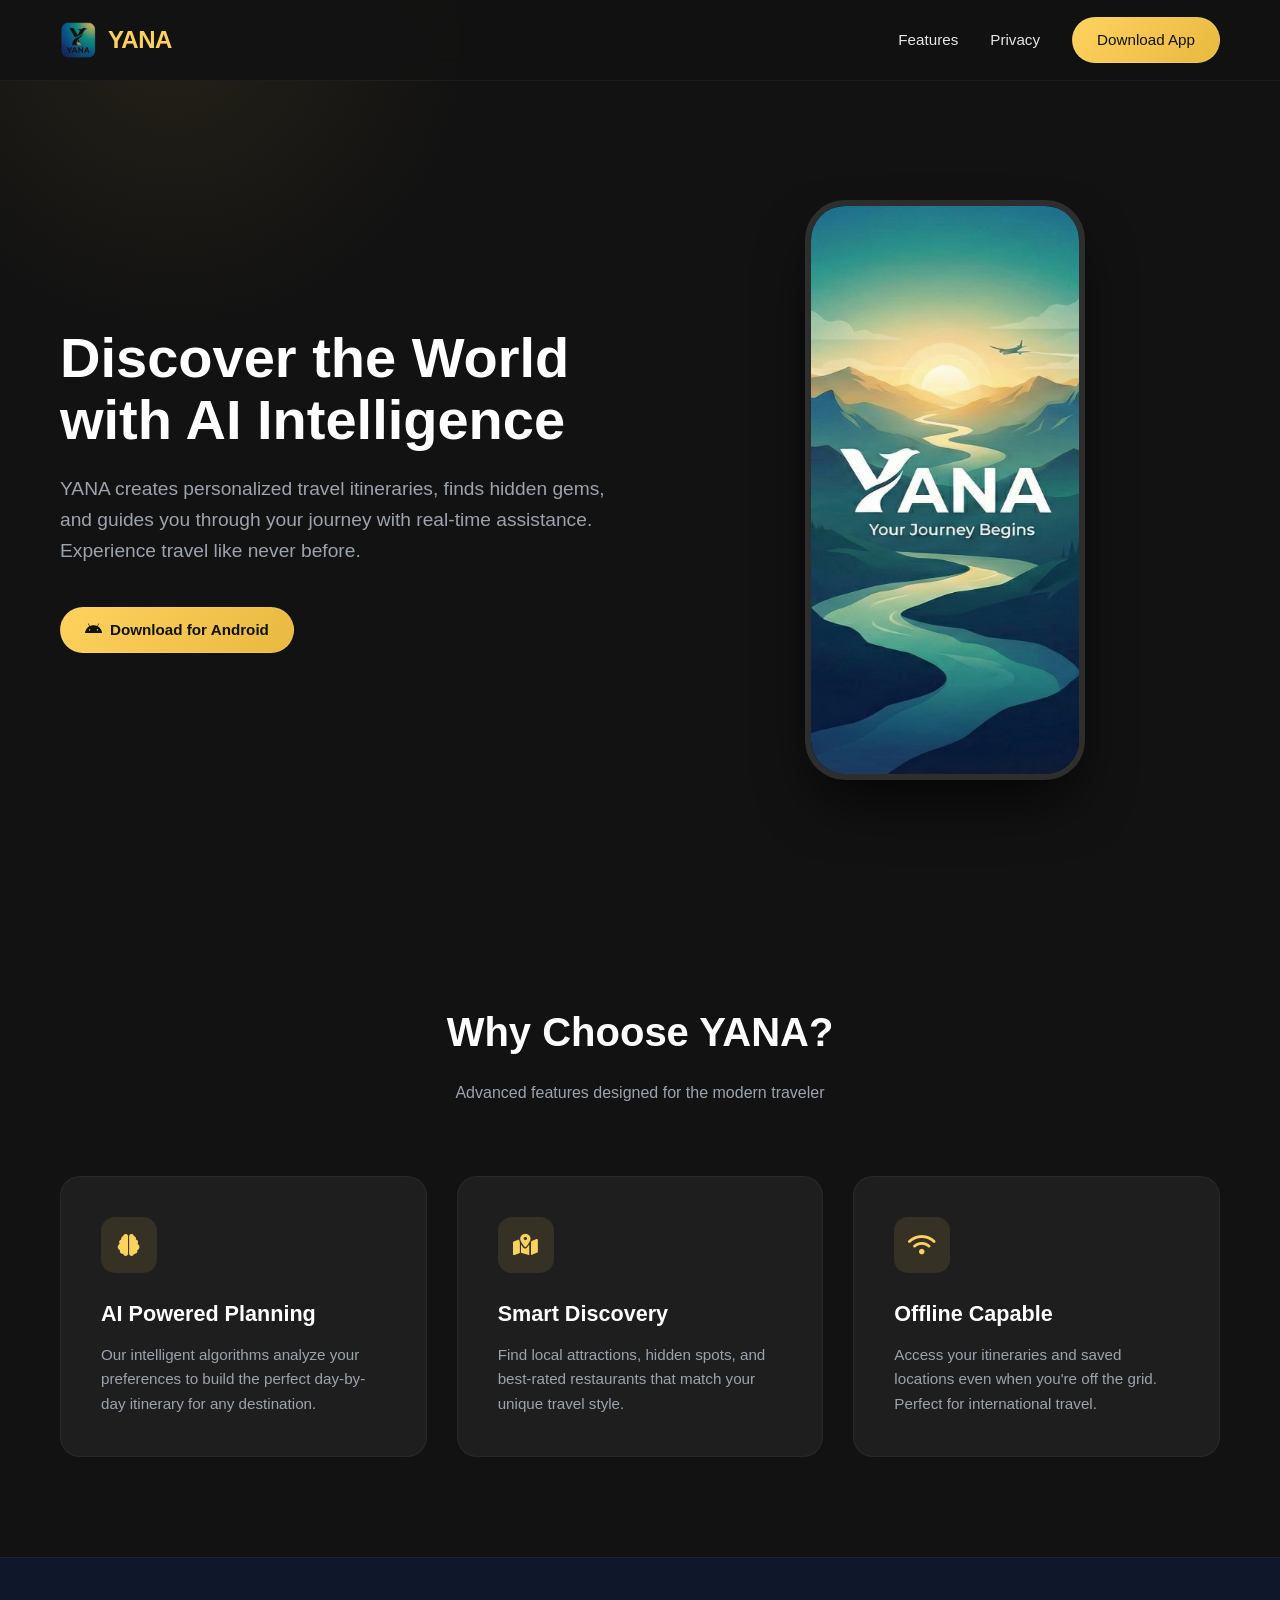
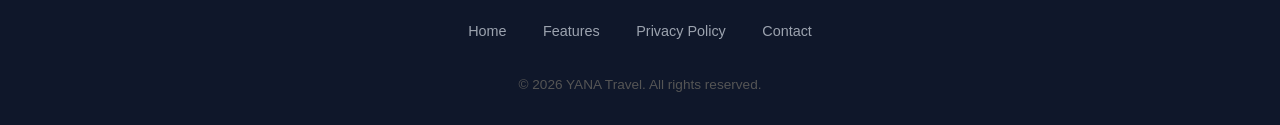
<file: index.html>
<!DOCTYPE html>
<html lang="en">

<head>
    <meta charset="UTF-8">
    <meta name="viewport" content="width=device-width, initial-scale=1.0">
    <title>YANA - Your AI Navigator Assistant</title>
    <link rel="stylesheet" href="styles.css">
    <link rel="stylesheet" href="https://cdnjs.cloudflare.com/ajax/libs/font-awesome/6.4.0/css/all.min.css">

    <!-- PWA settings -->
    <link rel="manifest" href="manifest.json">
    <meta name="theme-color" content="#121212">
    <meta name="apple-mobile-web-app-capable" content="yes">
    <meta name="apple-mobile-web-app-status-bar-style" content="black-translucent">
    <link rel="apple-touch-icon" href="assets/icon.png">
    <link rel="icon" type="image/png" href="assets/icon.png">
</head>

<body>
    <header>
        <div class="container">
            <nav>
                <a href="#" class="logo">
                    <img src="assets/icon.png" alt="YANA Logo">
                    YANA
                </a>
                <div class="nav-links">
                    <a href="#features">Features</a>
                    <a href="privacy.html">Privacy</a>
                    <a href="#" class="btn-primary">Download App</a>
                </div>
            </nav>
        </div>
    </header>

    <section class="hero">
        <div class="container" style="display: flex; align-items: center; width: 100%;">
            <div class="hero-content">
                <h1>Discover the World with AI Intelligence</h1>
                <p>YANA creates personalized travel itineraries, finds hidden gems, and guides you through your journey
                    with real-time assistance. Experience travel like never before.</p>
                <a href="#" class="btn-primary"><i class="fab fa-android"></i> Download for Android</a>
            </div>
            <div class="hero-image">
                <div class="mockup">
                    <img src="assets/splash.png" alt="App Screenshot">
                </div>
            </div>
        </div>
    </section>

    <section id="features" class="features">
        <div class="container">
            <div class="section-title">
                <h2>Why Choose YANA?</h2>
                <p>Advanced features designed for the modern traveler</p>
            </div>
            <div class="features-grid">
                <div class="feature-card">
                    <div class="icon"><i class="fas fa-brain"></i></div>
                    <h3>AI Powered Planning</h3>
                    <p>Our intelligent algorithms analyze your preferences to build the perfect day-by-day itinerary for
                        any destination.</p>
                </div>
                <div class="feature-card">
                    <div class="icon"><i class="fas fa-map-marked-alt"></i></div>
                    <h3>Smart Discovery</h3>
                    <p>Find local attractions, hidden spots, and best-rated restaurants that match your unique travel
                        style.</p>
                </div>
                <div class="feature-card">
                    <div class="icon"><i class="fas fa-wifi"></i></div>
                    <h3>Offline Capable</h3>
                    <p>Access your itineraries and saved locations even when you're off the grid. Perfect for
                        international travel.</p>
                </div>
            </div>
        </div>
    </section>

    <footer>
        <div class="container">
            <div class="footer-links">
                <a href="#">Home</a>
                <a href="#features">Features</a>
                <a href="privacy.html">Privacy Policy</a>
                <a href="mailto:support@yana-travel.com">Contact</a>
            </div>
            <p class="copyright">&copy; 2026 YANA Travel. All rights reserved.</p>
        </div>
    </footer>
    <script>
        if ('serviceWorker' in navigator) {
            window.addEventListener('load', () => {
                navigator.serviceWorker.register('sw.js');
            });
        }
    </script>
</body>

</html>
</file>
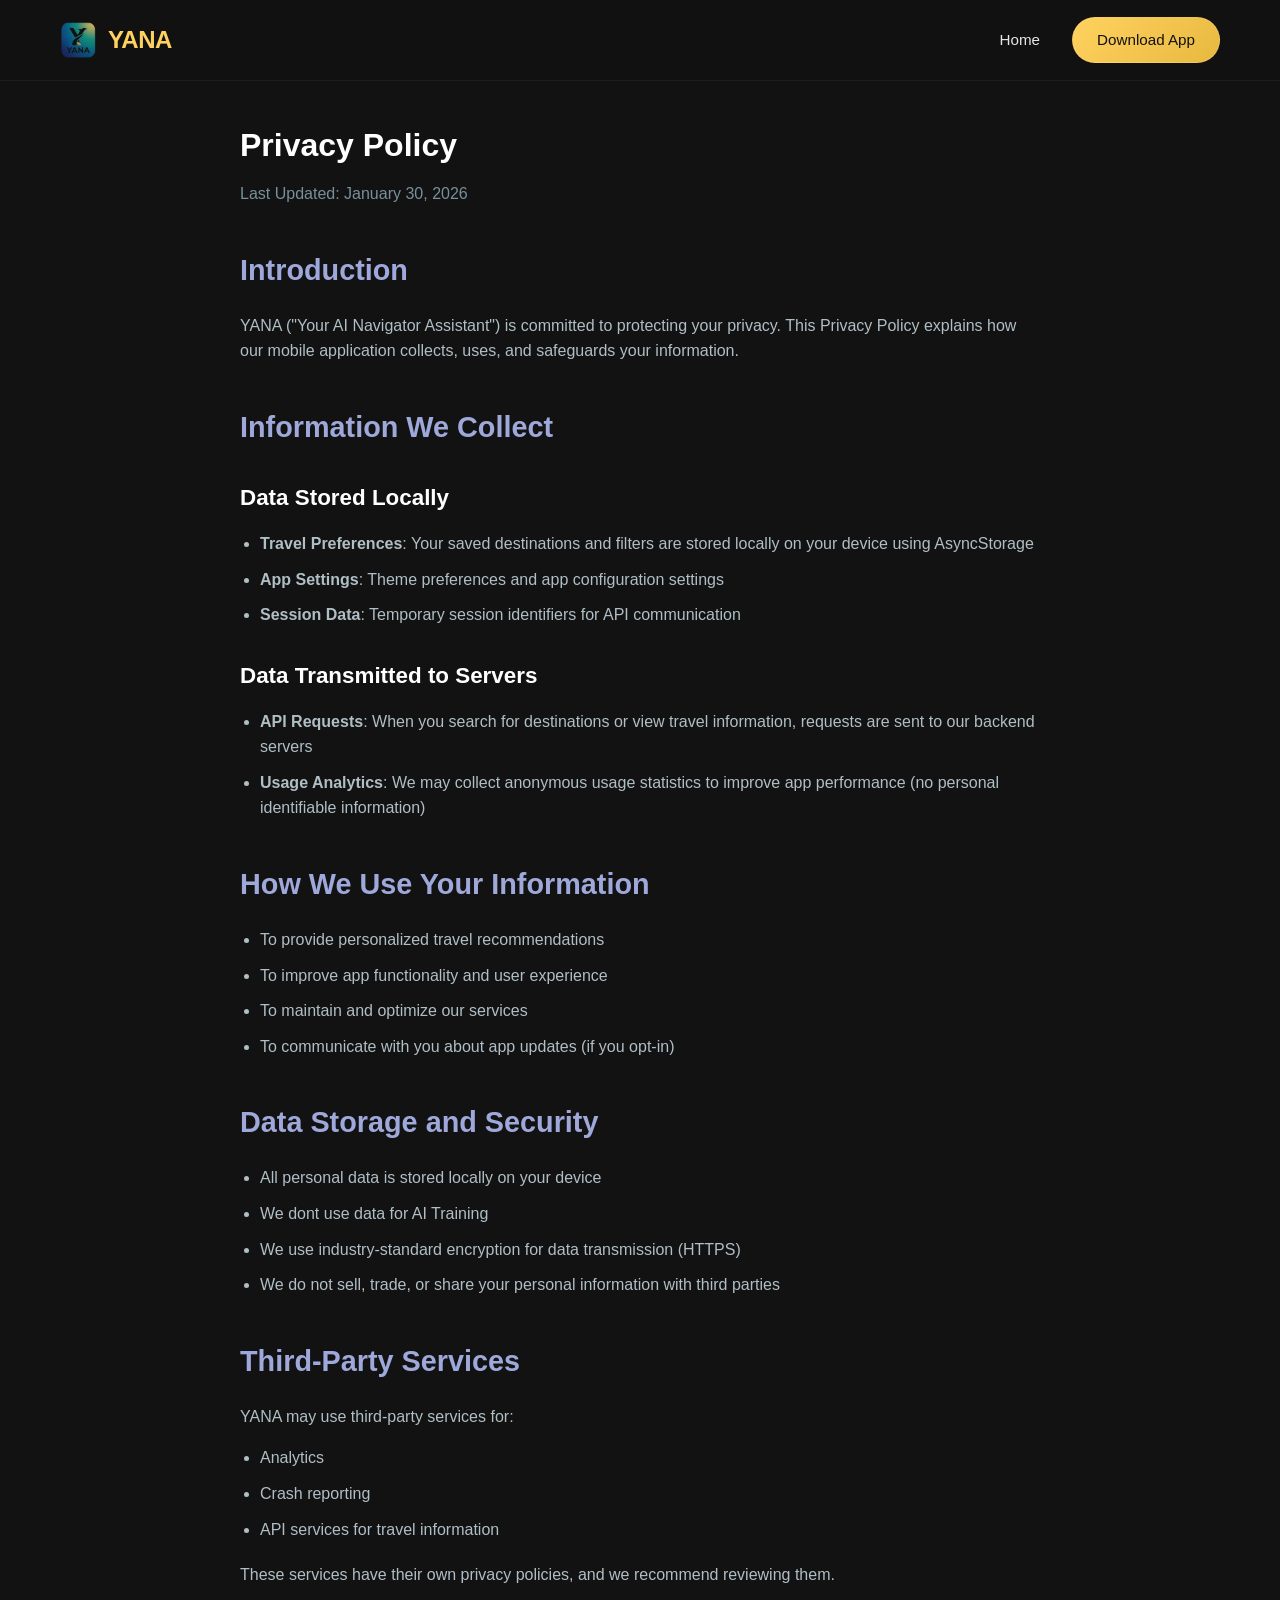
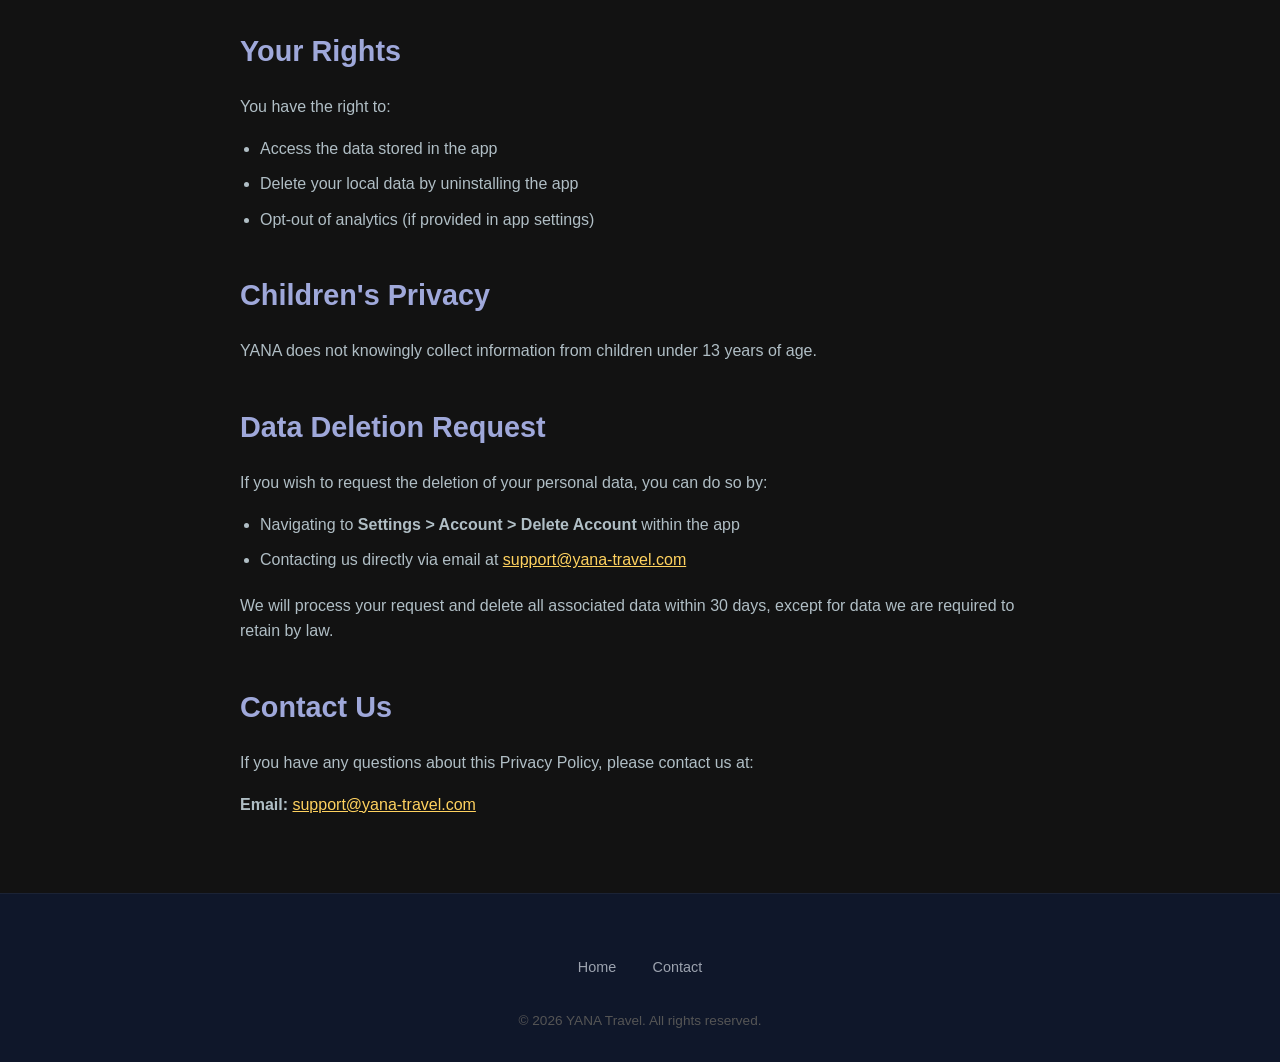
<file: privacy.html>
<!DOCTYPE html>
<html lang="en">

<head>
    <meta charset="UTF-8">
    <meta name="viewport" content="width=device-width, initial-scale=1.0">
    <title>Privacy Policy - YANA</title>
    <link rel="stylesheet" href="styles.css">

    <!-- PWA settings -->
    <link rel="manifest" href="manifest.json">
    <meta name="theme-color" content="#121212">
    <meta name="apple-mobile-web-app-capable" content="yes">
    <meta name="apple-mobile-web-app-status-bar-style" content="black-translucent">
    <link rel="apple-touch-icon" href="assets/icon.png">
    <link rel="icon" type="image/png" href="assets/icon.png">
    <style>
        .privacy-content {
            padding: 120px 0 60px;
            max-width: 800px;
            margin: 0 auto;
        }

        .privacy-content h1 {
            color: #fff;
            margin-bottom: 10px;
        }

        .privacy-content h2 {
            color: var(--accent-color);
            margin-top: 40px;
            margin-bottom: 20px;
            font-size: 1.8rem;
        }

        .privacy-content h3 {
            color: #fff;
            margin-top: 30px;
            margin-bottom: 15px;
            font-size: 1.4rem;
        }

        .privacy-content p {
            margin-bottom: 16px;
            color: #B0BEC5;
        }

        .privacy-content ul {
            margin-bottom: 20px;
            padding-left: 20px;
            color: #B0BEC5;
        }

        .privacy-content li {
            margin-bottom: 10px;
        }

        .last-updated {
            color: #78909C;
            margin-bottom: 40px;
            display: block;
        }
    </style>
</head>

<body>
    <header>
        <div class="container">
            <nav>
                <a href="index.html" class="logo">
                    <img src="assets/icon.png" alt="YANA Logo">
                    YANA
                </a>
                <div class="nav-links">
                    <a href="index.html">Home</a>
                    <a href="#" class="btn-primary">Download App</a>
                </div>
            </nav>
        </div>
    </header>

    <div class="container">
        <div class="privacy-content">
            <h1>Privacy Policy</h1>
            <span class="last-updated">Last Updated: January 30, 2026</span>

            <section>
                <h2>Introduction</h2>
                <p>YANA ("Your AI Navigator Assistant") is committed to protecting your privacy. This Privacy Policy
                    explains how our mobile application collects, uses, and safeguards your information.</p>
            </section>

            <section>
                <h2>Information We Collect</h2>

                <h3>Data Stored Locally</h3>
                <ul>
                    <li><strong>Travel Preferences</strong>: Your saved destinations and filters are stored locally on
                        your device using AsyncStorage</li>
                    <li><strong>App Settings</strong>: Theme preferences and app configuration settings</li>
                    <li><strong>Session Data</strong>: Temporary session identifiers for API communication</li>
                </ul>

                <h3>Data Transmitted to Servers</h3>
                <ul>
                    <li><strong>API Requests</strong>: When you search for destinations or view travel information,
                        requests are sent to our backend servers</li>
                    <li><strong>Usage Analytics</strong>: We may collect anonymous usage statistics to improve app
                        performance (no personal identifiable information)</li>
                </ul>
            </section>

            <section>
                <h2>How We Use Your Information</h2>
                <ul>
                    <li>To provide personalized travel recommendations</li>
                    <li>To improve app functionality and user experience</li>
                    <li>To maintain and optimize our services</li>
                    <li>To communicate with you about app updates (if you opt-in)</li>
                </ul>
            </section>

            <section>
                <h2>Data Storage and Security</h2>
                <ul>
                    <li>All personal data is stored locally on your device</li>
                    <li>We dont use data for AI Training</li>
                    <li>We use industry-standard encryption for data transmission (HTTPS)</li>
                    <li>We do not sell, trade, or share your personal information with third parties</li>
                </ul>
            </section>

            <section>
                <h2>Third-Party Services</h2>
                <p>YANA may use third-party services for:</p>
                <ul>
                    <li>Analytics</li>
                    <li>Crash reporting</li>
                    <li>API services for travel information</li>
                </ul>
                <p>These services have their own privacy policies, and we recommend reviewing them.</p>
            </section>

            <section>
                <h2>Your Rights</h2>
                <p>You have the right to:</p>
                <ul>
                    <li>Access the data stored in the app</li>
                    <li>Delete your local data by uninstalling the app</li>
                    <li>Opt-out of analytics (if provided in app settings)</li>
                </ul>
            </section>

            <section>
                <h2>Children's Privacy</h2>
                <p>YANA does not knowingly collect information from children under 13 years of age.</p>
            </section>

            <section>
                <h2>Data Deletion Request</h2>
                <p>If you wish to request the deletion of your personal data, you can do so by:</p>
                <ul>
                    <li>Navigating to <strong>Settings > Account > Delete Account</strong> within the app</li>
                    <li>Contacting us directly via email at <a href="mailto:support@yana-travel.com"
                            style="color: var(--primary-color);">support@yana-travel.com</a></li>
                </ul>
                <p>We will process your request and delete all associated data within 30 days, except for data we are
                    required to retain by law.</p>
            </section>

            <section>
                <h2>Contact Us</h2>
                <p>If you have any questions about this Privacy Policy, please contact us at:</p>
                <p><strong>Email:</strong> <a href="mailto:support@yana-travel.com"
                        style="color: var(--primary-color);">support@yana-travel.com</a></p>
            </section>
        </div>
    </div>

    <footer>
        <div class="container">
            <div class="footer-links">
                <a href="index.html">Home</a>
                <a href="mailto:support@yana-travel.com">Contact</a>
            </div>
            <p class="copyright">&copy; 2026 YANA Travel. All rights reserved.</p>
        </div>
    </footer>
    <script>
        if ('serviceWorker' in navigator) {
            window.addEventListener('load', () => {
                navigator.serviceWorker.register('sw.js');
            });
        }
    </script>
</body>

</html>
</file>
<file: styles.css>
:root {
  /* Midnight Palette from Colors.ts */
  --bg-color: #121212;
  /* midnight */
  --surface-color: #1E1E1E;
  /* midnightCard */
  --primary-color: #FFD25F;
  /* primaryAmber */
  --primary-dim: #BFA04A;
  /* primaryDim */
  --text-color: #E6E6E6;
  /* textBright */
  --text-dim: #9CA3AF;
  /* textDim */
  --accent-color: #9FA8DA;
  /* accent (Lavender) */
  --glass-bg: rgba(30, 30, 30, 0.6);
  --glass-border: rgba(255, 255, 255, 0.05);
  /* glassBorder */
  --tint-surface: rgba(255, 210, 95, 0.08);

  --font-main: 'Inter', -apple-system, BlinkMacSystemFont, 'Segoe UI', Roboto, Oxygen, Ubuntu, Cantarell, 'Open Sans', 'Helvetica Neue', sans-serif;
}

* {
  margin: 0;
  padding: 0;
  box-sizing: border-box;
}

body {
  font-family: var(--font-main);
  background-color: var(--bg-color);
  color: var(--text-color);
  line-height: 1.6;
  overflow-x: hidden;
}

.container {
  max-width: 1200px;
  margin: 0 auto;
  padding: 0 20px;
}

/* Header */
header {
  padding: 15px 0;
  position: fixed;
  width: 100%;
  top: 0;
  z-index: 1000;
  background: rgba(18, 18, 18, 0.95);
  /* High opacity midnight */
  backdrop-filter: blur(12px);
  border-bottom: 1px solid var(--glass-border);
}

nav {
  display: flex;
  justify-content: space-between;
  align-items: center;
  /* This ensures vertical alignment */
  height: 50px;
}

.logo {
  display: flex;
  align-items: center;
  gap: 12px;
  font-size: 1.5rem;
  font-weight: 700;
  color: var(--primary-color);
  text-decoration: none;
  letter-spacing: -0.5px;
}

.logo img {
  width: 36px;
  height: 36px;
  border-radius: 8px;
}

.nav-links {
  display: flex;
  gap: 32px;
  align-items: center;
  /* Crucial for aligning text links with the button */
}

.nav-links a {
  color: var(--text-color);
  text-decoration: none;
  font-weight: 500;
  font-size: 0.95rem;
  transition: color 0.3s ease;
}

.nav-links a:hover {
  color: var(--primary-color);
}

.nav-links .btn-primary {
  /* Reset link styles for the button to have its own flow */
  color: #121212;
  /* Dark text on amber button */
}

/* Buttons */
.btn-primary {
  background: linear-gradient(135deg, var(--primary-color), #E8B940);
  color: #121212;
  /* Dark text for contrast */
  padding: 10px 24px;
  border-radius: 50px;
  text-decoration: none;
  font-weight: 600;
  font-size: 0.95rem;
  transition: transform 0.2s, box-shadow 0.2s, background 0.2s;
  display: inline-flex;
  /* Better for centering content including icons */
  align-items: center;
  gap: 8px;
  border: 1px solid rgba(255, 255, 255, 0.1);
}

.btn-primary:hover {
  transform: translateY(-2px);
  box-shadow: 0 8px 16px rgba(255, 210, 95, 0.15);
  background: linear-gradient(135deg, #E8B940, var(--primary-color));
}

/* Hero Section */
.hero {
  min-height: 100vh;
  display: flex;
  align-items: center;
  position: relative;
  overflow: hidden;
  padding-top: 80px;
}

/* Ambient glow */
.hero::before {
  content: '';
  position: absolute;
  top: -30%;
  left: -10%;
  width: 600px;
  height: 600px;
  background: radial-gradient(circle, rgba(255, 210, 95, 0.08) 0%, rgba(18, 18, 18, 0) 70%);
  border-radius: 50%;
  z-index: -1;
  pointer-events: none;
}

.hero-content {
  flex: 1;
  padding-right: 60px;
}

.hero h1 {
  font-size: 3.5rem;
  font-weight: 800;
  line-height: 1.1;
  margin-bottom: 24px;
  color: #fff;
}

.hero h1 span {
  color: var(--primary-color);
}

.hero p {
  font-size: 1.2rem;
  color: var(--text-dim);
  margin-bottom: 40px;
  max-width: 580px;
}

.hero-image {
  flex: 1;
  display: flex;
  justify-content: center;
  position: relative;
}

.mockup {
  width: 280px;
  height: 580px;
  background: #000;
  border-radius: 40px;
  border: 6px solid #2e2e2e;
  overflow: hidden;
  box-shadow: 0 30px 60px -15px rgba(0, 0, 0, 0.8);
  position: relative;
}

.mockup img {
  width: 100%;
  height: 100%;
  object-fit: cover;
}

/* Features Section */
.features {
  padding: 100px 0;
  position: relative;
}

.section-title {
  text-align: center;
  margin-bottom: 70px;
}

.section-title h2 {
  font-size: 2.5rem;
  margin-bottom: 16px;
  color: #fff;
}

.section-title p {
  color: var(--text-dim);
}

.features-grid {
  display: grid;
  grid-template-columns: repeat(auto-fit, minmax(300px, 1fr));
  gap: 30px;
}

.feature-card {
  background: var(--surface-color);
  padding: 40px;
  border-radius: 20px;
  border: 1px solid var(--glass-border);
  transition: transform 0.3s ease, border-color 0.3s ease;
  position: relative;
  overflow: hidden;
}

/* Tint effect */
.feature-card::before {
  content: '';
  position: absolute;
  top: 0;
  left: 0;
  right: 0;
  bottom: 0;
  background: var(--tint-surface);
  opacity: 0;
  transition: opacity 0.3s ease;
  pointer-events: none;
}

.feature-card:hover {
  transform: translateY(-8px);
  border-color: rgba(255, 210, 95, 0.3);
}

.feature-card:hover::before {
  opacity: 1;
}

.icon {
  width: 56px;
  height: 56px;
  background: rgba(255, 210, 95, 0.1);
  border-radius: 14px;
  display: flex;
  align-items: center;
  justify-content: center;
  margin-bottom: 24px;
  color: var(--primary-color);
  font-size: 22px;
}

.feature-card h3 {
  font-size: 1.35rem;
  margin-bottom: 12px;
  color: #fff;
  position: relative;
  z-index: 1;
}

.feature-card p {
  color: var(--text-dim);
  font-size: 0.95rem;
  position: relative;
  z-index: 1;
}

/* Footer */
footer {
  padding: 60px 0 30px;
  border-top: 1px solid var(--glass-border);
  text-align: center;
  background: #0f172a;
  /* charcoalDark */
}

.footer-links {
  margin-bottom: 30px;
}

.footer-links a {
  color: var(--text-dim);
  text-decoration: none;
  margin: 0 16px;
  transition: color 0.2s;
  font-size: 0.9rem;
}

.footer-links a:hover {
  color: var(--primary-color);
}

.copyright {
  color: #555;
  font-size: 0.85rem;
}

/* Responsive */
@media (max-width: 768px) {
  nav {
    flex-wrap: wrap;
    /* allow wrapping on very small screens */
  }

  .hero {
    flex-direction: column;
    height: auto;
    padding-top: 120px;
    padding-bottom: 80px;
    text-align: center;
  }

  .hero-content {
    padding-right: 0;
    margin-bottom: 60px;
  }

  .hero h1 {
    font-size: 2.5rem;
  }

  .nav-links {
    gap: 20px;
  }

  .mockup {
    width: 250px;
    height: 500px;
  }
}
</file>
